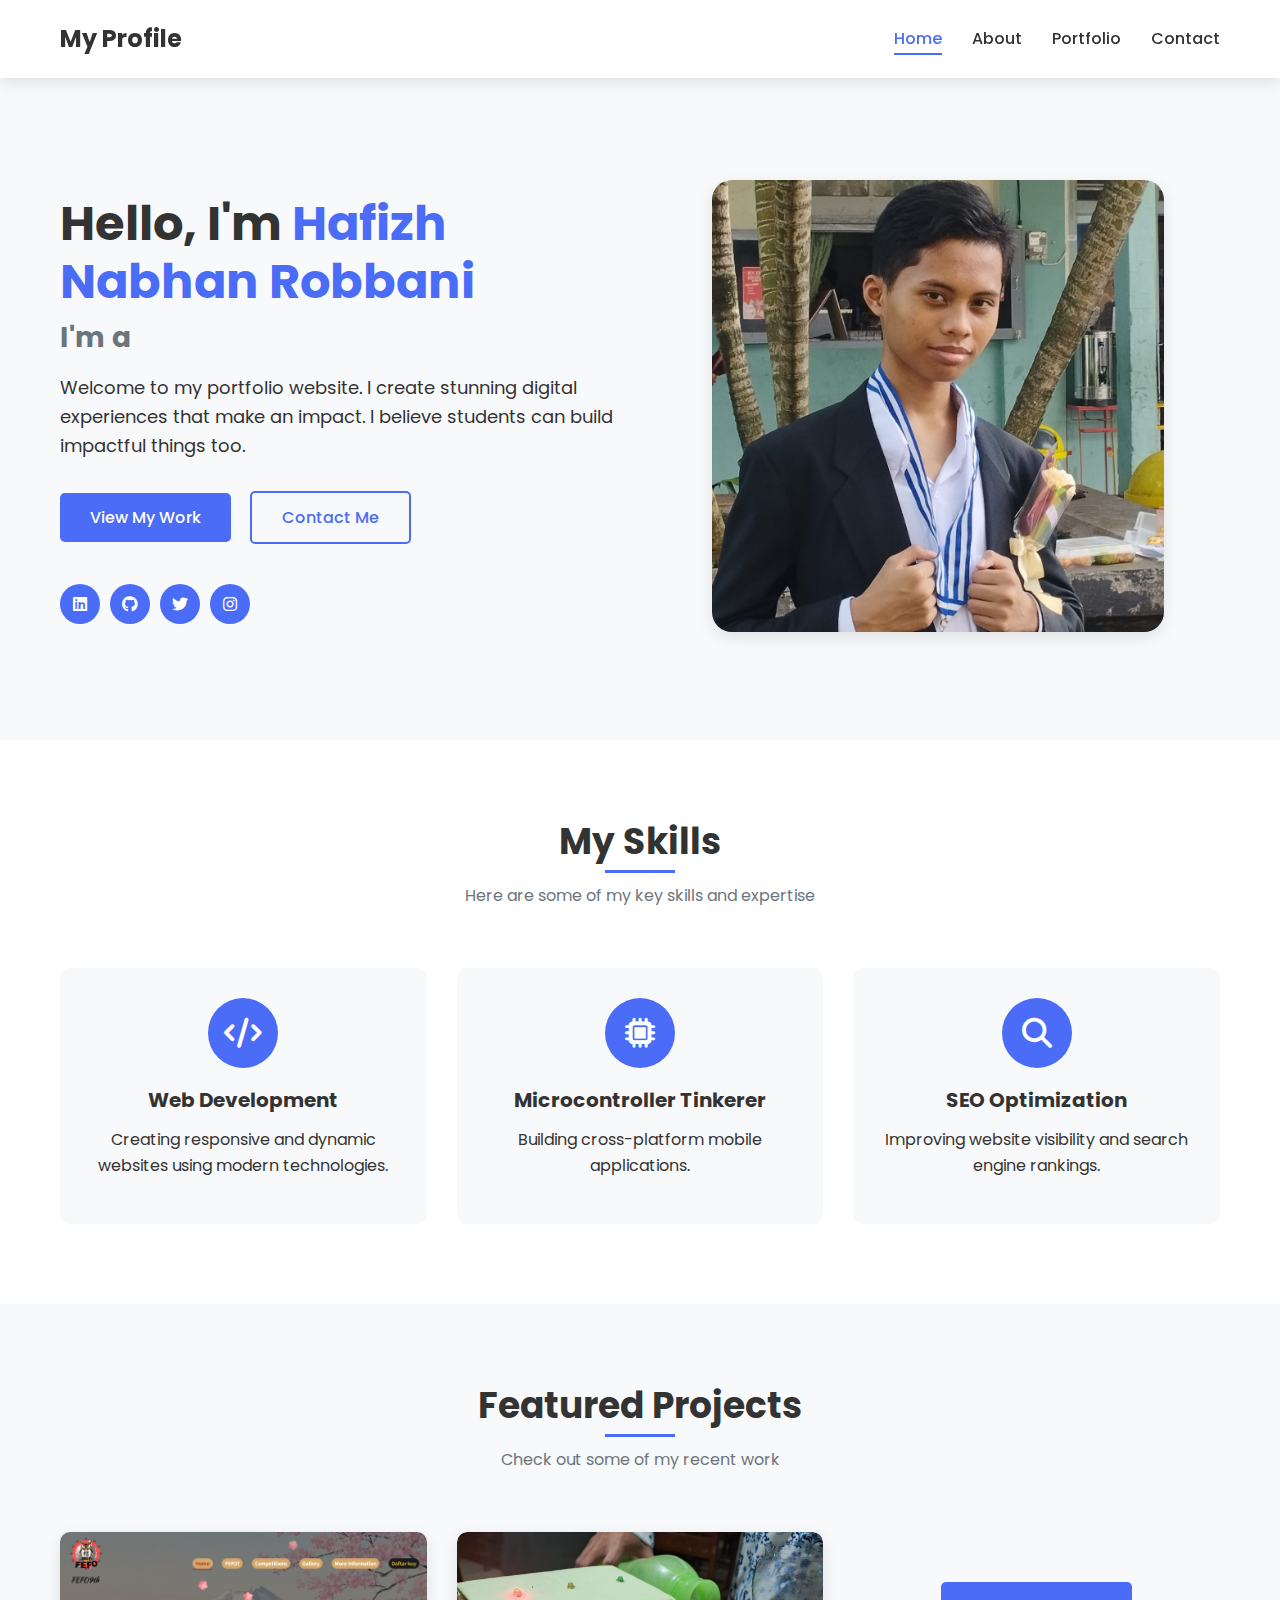
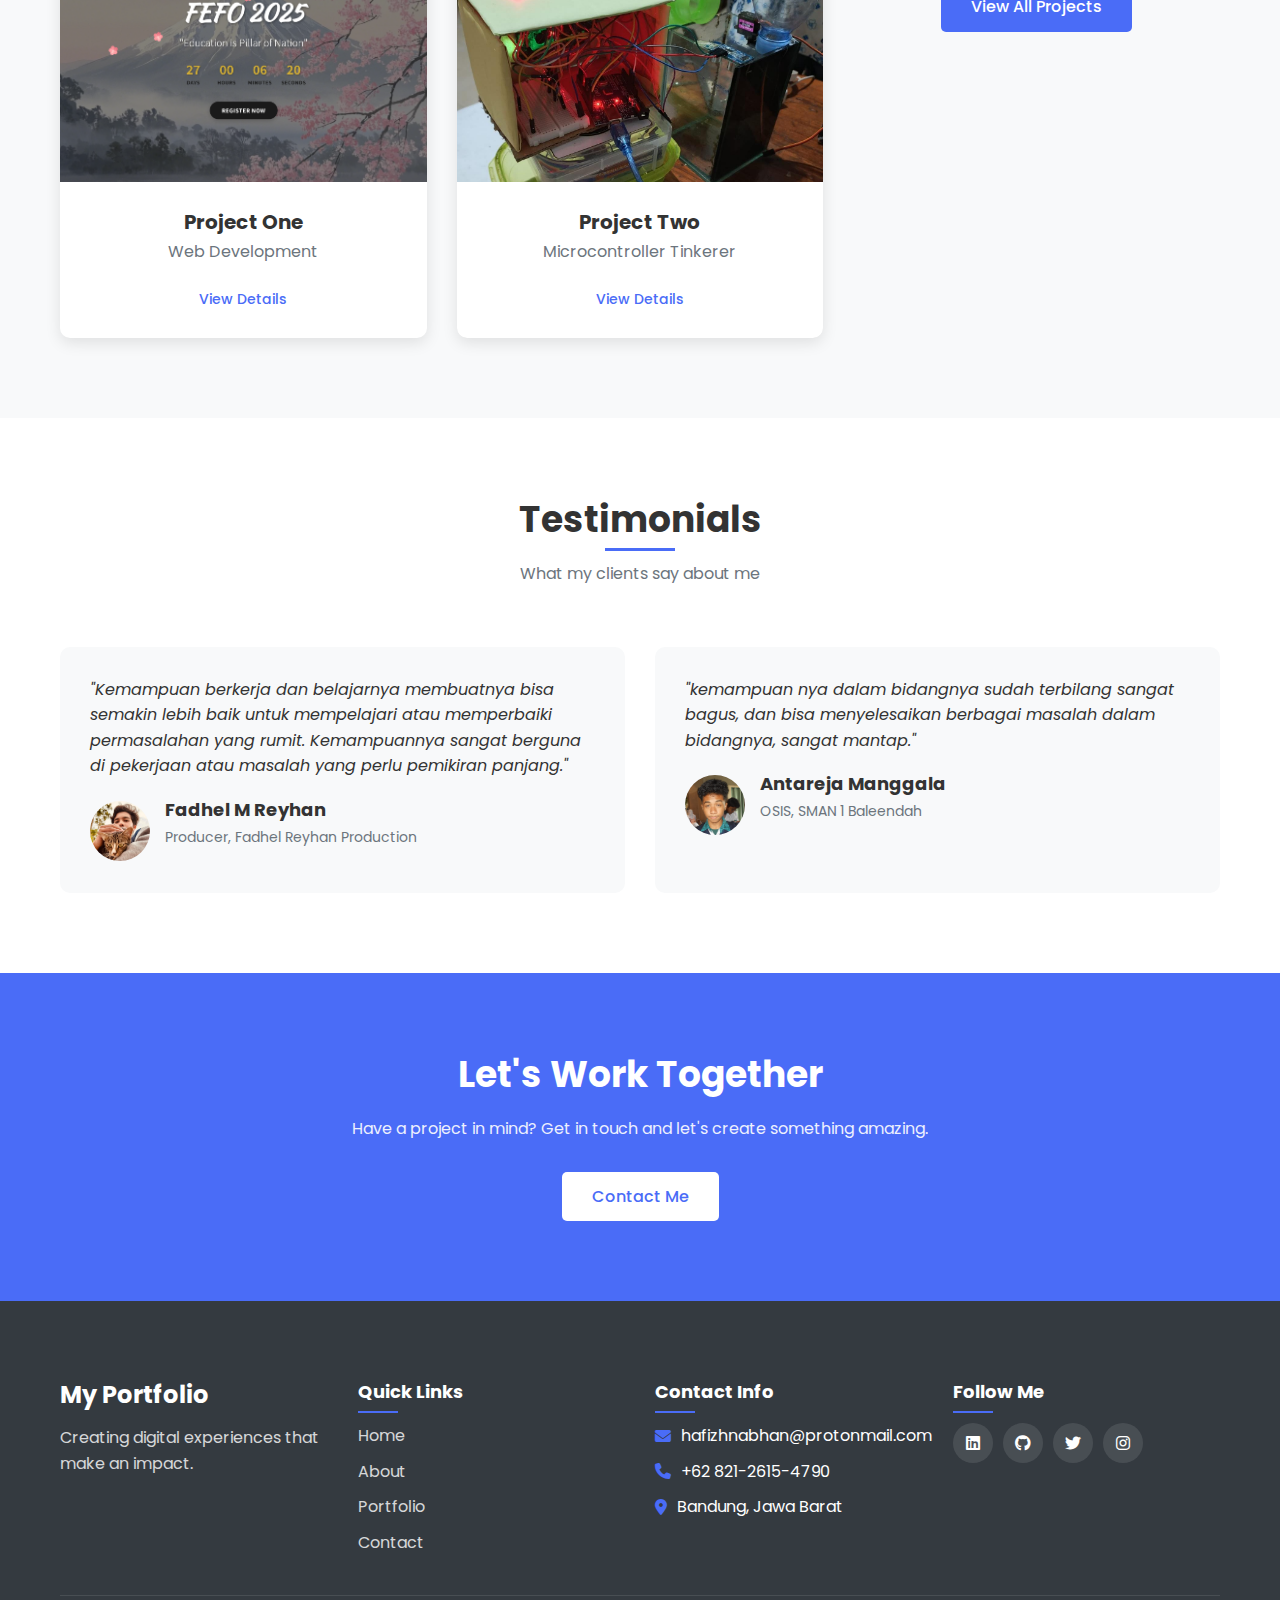
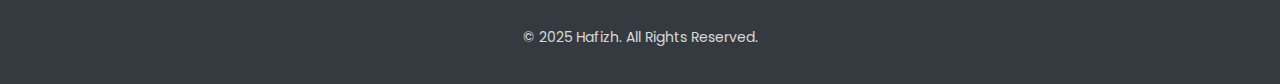
<file: index.html>
<!DOCTYPE html>
<html lang="en">
<head>
    <meta charset="UTF-8">
    <meta name="viewport" content="width=device-width, initial-scale=1.0">
    <title>My Portfolio</title>
    <link rel="stylesheet" href="src/assets/css/styles.css">
    <!-- Font Awesome for icons -->
    <link rel="stylesheet" href="https://cdnjs.cloudflare.com/ajax/libs/font-awesome/6.4.0/css/all.min.css">
    <!-- Google Fonts -->
    <link href="https://fonts.googleapis.com/css2?family=Poppins:wght@300;400;500;600;700&display=swap" rel="stylesheet">
</head>
<body>
    <!-- Header Section -->
    <header>
        <div class="container">
            <nav class="navbar">
                <div class="logo">
                    <a href="index.html">My Profile</a>
                </div>
                <ul class="nav-menu">
                    <li class="nav-item"><a href="index.html" class="nav-link active">Home</a></li>
                    <li class="nav-item"><a href="src/pages/about.html" class="nav-link">About</a></li>
                    <li class="nav-item"><a href="src/pages/portfolio.html" class="nav-link">Portfolio</a></li>
                    <!-- <li class="nav-item"><a href="src/pages/blog.html" class="nav-link">Blog</a></li> -->
                    <li class="nav-item"><a href="src/pages/contact.html" class="nav-link">Contact</a></li>
                </ul>
                <div class="hamburger">
                    <span class="bar"></span>
                    <span class="bar"></span>
                    <span class="bar"></span>
                </div>
            </nav>
        </div>
    </header>

    <!-- Hero Section -->
    <section class="hero">
        <div class="container">
            <div class="hero-content">
                <div class="hero-text">
                    <h1>Hello, I'm <span class="highlight">Hafizh Nabhan Robbani</span></h1>
                    <h2>I'm a <span class="typing" data-rotate="Student, Web Developer, Learner"></span></h2>
                    <p>Welcome to my portfolio website. I create stunning digital experiences that make an impact. I believe students can build impactful things too.</p>
                    <div class="hero-btns">
                        <a href="src/pages/portfolio.html" class="btn btn-primary">View My Work</a>
                        <a href="src/pages/contact.html" class="btn btn-secondary">Contact Me</a>
                    </div>
                    <div class="social-icons">
                        <a href="https://www.linkedin.com/in/hafizh-nabhan/" target="_blank"><i class="fab fa-linkedin"></i></a>
                        <a href="https://github.com/fissya" target="_blank"><i class="fab fa-github"></i></a>
                        <a href="https://x.com/HafizhNabhan" target="_blank"><i class="fab fa-twitter"></i></a>
                        <a href="https://www.instagram.com/hfizzhnr/" target="_blank"><i class="fab fa-instagram"></i></a>
                    </div>
                </div>
                <div class="hero-image">
                    <img src="src/assets/images/me.jpg" alt="Me">
                </div>
            </div>
        </div>
    </section>

    <!-- Skills Section -->
    <section class="skills" id="skills">
        <div class="container">
            <div class="section-header">
                <h2>My Skills</h2>
                <p>Here are some of my key skills and expertise</p>
            </div>
            <div class="skills-container">
                <div class="skill-card">
                    <div class="skill-icon">
                        <i class="fas fa-code"></i>
                    </div>
                    <h3>Web Development</h3>
                    <p>Creating responsive and dynamic websites using modern technologies.</p>
                </div>
                <!-- <div class="skill-card">
                    <div class="skill-icon">
                        <i class="fas fa-palette"></i>
                    </div>
                    <h3>UI/UX Design</h3>
                    <p>Designing intuitive and visually appealing user interfaces.</p>
                </div> -->
                <div class="skill-card">
                    <div class="skill-icon">
                        <i class="fa-solid fa-microchip"></i>
                    </div>
                    <h3>Microcontroller Tinkerer</h3>
                    <p>Building cross-platform mobile applications.</p>
                </div>
                <div class="skill-card">
                    <div class="skill-icon">
                        <i class="fas fa-search"></i>
                    </div>
                    <h3>SEO Optimization</h3>
                    <p>Improving website visibility and search engine rankings.</p>
                </div>
            </div>
        </div>
    </section>

    <!-- Featured Projects Section -->
    <section class="featured-projects" id="featured-projects">
        <div class="container">
            <div class="section-header">
                <h2>Featured Projects</h2>
                <p>Check out some of my recent work</p>
            </div>
            <div class="projects-container">
                <div class="project-card">
                    <div class="project-img">
                        <img src="src/assets/images/fefo.png" alt="Project 1">
                    </div>
                    <div class="project-info">
                        <h3>Project One</h3>
                        <p>Web Development</p>
                        <a href="src/pages/portfolio.html#project1" class="btn btn-sm">View Details</a>
                    </div>
                </div>
                <div class="project-card">
                    <!-- <div class="project-img">
                        <img src="src/assets/images/project2-placeholder.jpg" alt="Project 2">
                    </div>
                    <div class="project-info">
                        <h3>Project Two</h3>
                        <p>UI/UX Design</p>
                        <a href="src/pages/portfolio.html#project2" class="btn btn-sm">View Details</a>
                    </div>
                </div> -->
                <div class="project-card">
                    <div class="project-img">
                        <img src="src/assets/images/arduinopkn.jpg" alt="Project 2">
                    </div>
                    <div class="project-info">
                        <h3>Project Two</h3>
                        <p>Microcontroller Tinkerer</p>
                        <a href="src/pages/portfolio.html#project2" class="btn btn-sm">View Details</a>
                    </div>
                </div>
            </div>
            <div class="view-all">
                <a href="src/pages/portfolio.html" class="btn btn-primary">View All Projects</a>
            </div>
        </div>
    </section>

    <!-- Testimonials Section -->
    <section class="testimonials" id="testimonials">
        <div class="container">
            <div class="section-header">
                <h2>Testimonials</h2>
                <p>What my clients say about me</p>
            </div>
            <div class="testimonials-container">
                <div class="testimonial-card">
                    <div class="testimonial-text">
                        <p>"Kemampuan berkerja dan belajarnya membuatnya bisa semakin lebih baik untuk mempelajari atau memperbaiki permasalahan yang rumit. Kemampuannya sangat berguna di pekerjaan atau masalah yang perlu pemikiran panjang."</p>
                    </div>
                    <div class="testimonial-author">
                        <img src="src/assets/images/fadhel.png" alt="Client 1">
                        <div class="author-info">
                            <h4>Fadhel M Reyhan</h4>
                            <p>Producer, Fadhel Reyhan Production</p>
                        </div>
                    </div>
                </div>
                <div class="testimonial-card">
                    <div class="testimonial-text">
                        <p>"kemampuan nya dalam bidangnya sudah terbilang sangat bagus, dan bisa menyelesaikan berbagai masalah dalam bidangnya, sangat mantap."</p>
                    </div>
                    <div class="testimonial-author">
                        <img src="src/assets/images/gala.jpg" alt="Client 2">
                        <div class="author-info">
                            <h4>Antareja Manggala</h4>
                            <p>OSIS, SMAN 1 Baleendah</p>
                        </div>
                    </div>
                </div>
            </div>
        </div>
    </section>

    <!-- Contact CTA Section -->
    <section class="contact-cta">
        <div class="container">
            <div class="cta-content">
                <h2>Let's Work Together</h2>
                <p>Have a project in mind? Get in touch and let's create something amazing.</p>
                <a href="src/pages/contact.html" class="btn btn-primary">Contact Me</a>
            </div>
        </div>
    </section>

    <!-- Footer -->
    <footer>
        <div class="container">
            <div class="footer-content">
                <div class="footer-logo">
                    <h3>My Portfolio</h3>
                    <p>Creating digital experiences that make an impact.</p>
                </div>
                <div class="footer-links">
                    <h4>Quick Links</h4>
                    <ul>
                        <li><a href="index.html">Home</a></li>
                        <li><a href="src/pages/about.html">About</a></li>
                        <li><a href="src/pages/portfolio.html">Portfolio</a></li>
                        <!-- <li><a href="src/pages/blog.html">Blog</a></li> -->
                        <li><a href="src/pages/contact.html">Contact</a></li>
                    </ul>
                </div>
                <div class="footer-contact">
                    <h4>Contact Info</h4>
                    <ul>
                        <li><i class="fas fa-envelope"></i> hafizhnabhan@protonmail.com</li>
                        <li><i class="fas fa-phone"></i> +62 821-2615-4790</li>
                        <li><i class="fas fa-map-marker-alt"></i> Bandung, Jawa Barat</li>
                    </ul>
                </div>
                <div class="footer-social">
                    <h4>Follow Me</h4>
                    <div class="social-icons">
                        <a href="https://www.linkedin.com/in/hafizh-nabhan/" target="_blank"><i class="fab fa-linkedin"></i></a>
                        <a href="https://github.com/fissya" target="_blank"><i class="fab fa-github"></i></a>
                        <a href="https://x.com/HafizhNabhan" target="_blank"><i class="fab fa-twitter"></i></a>
                        <a href="https://www.instagram.com/hfizzhnr/" target="_blank"><i class="fab fa-instagram"></i></a>
                    </div>
                </div>
            </div>
            <div class="footer-bottom">
                <p>&copy; 2025 Hafizh. All Rights Reserved.</p>
            </div>
        </div>
    </footer>

    <!-- JavaScript -->
    <script src="src/assets/js/main.js"></script>
</body>
</html>
</file>
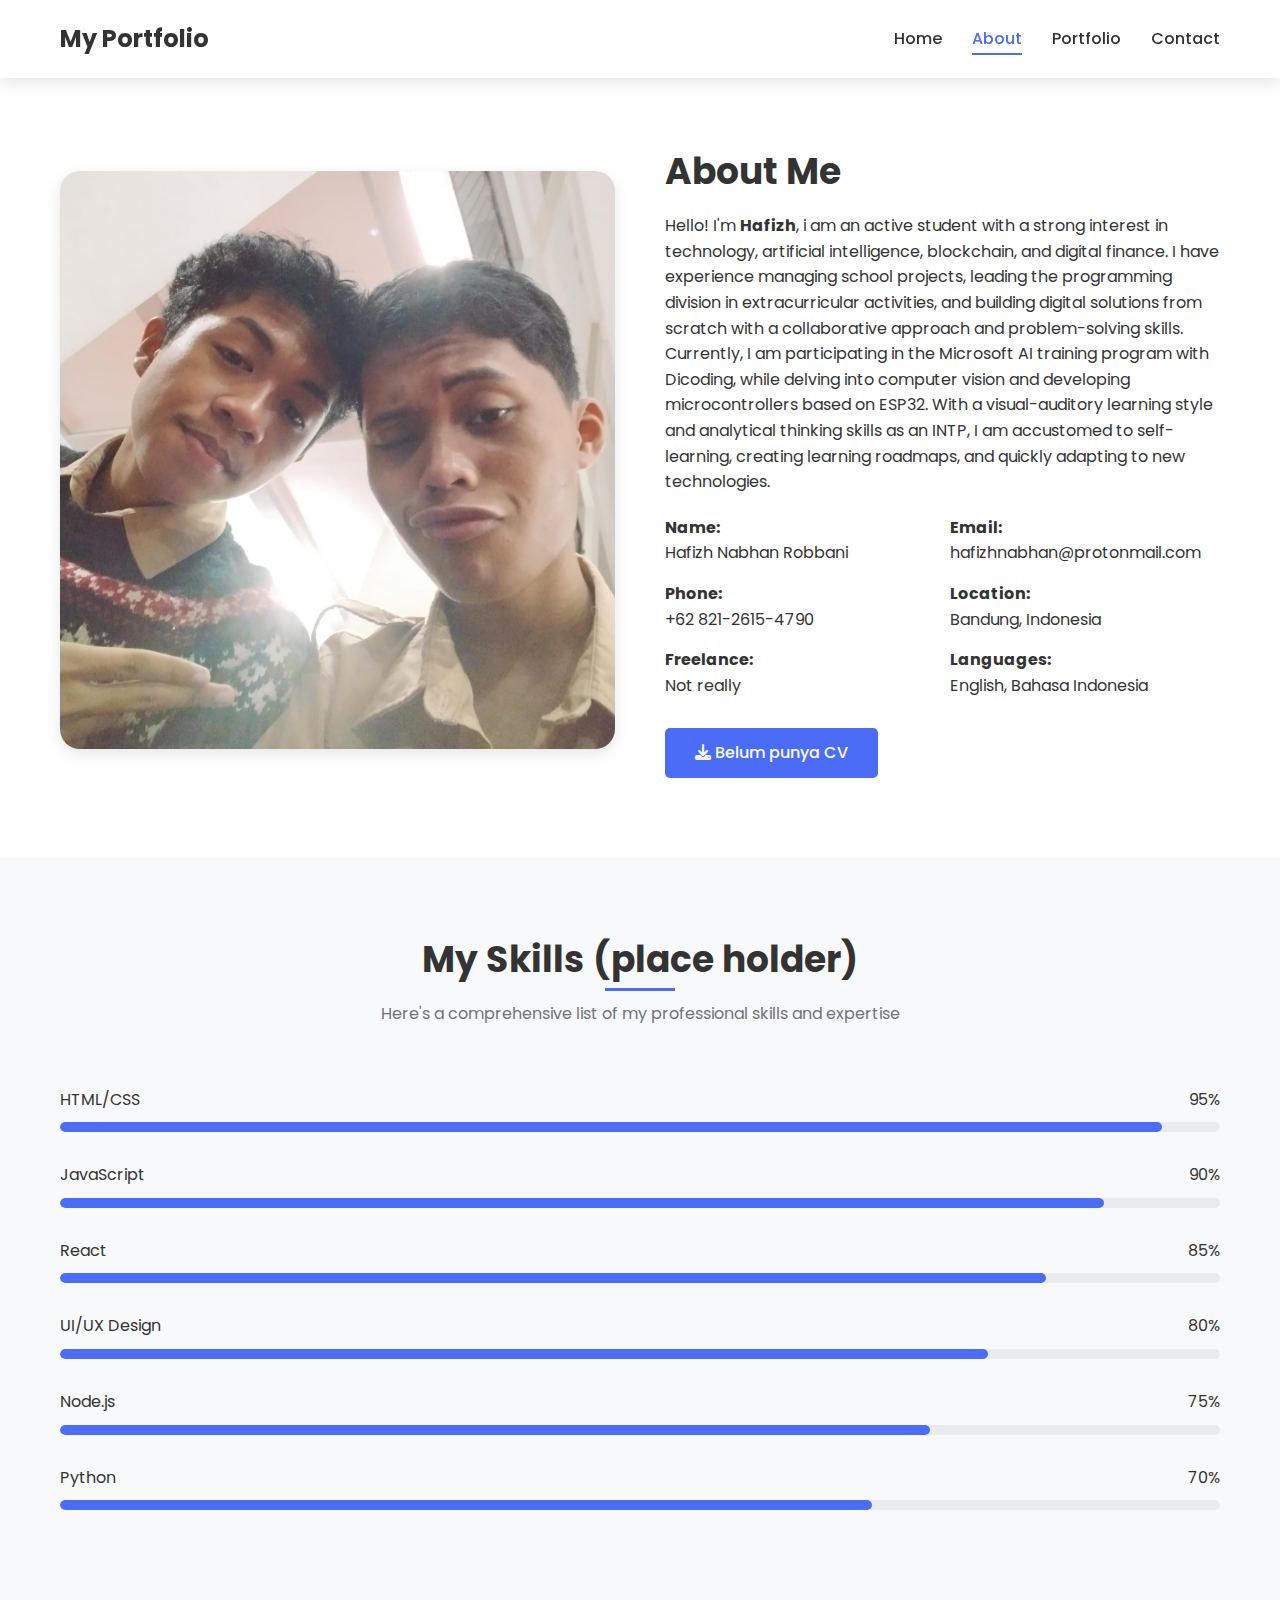
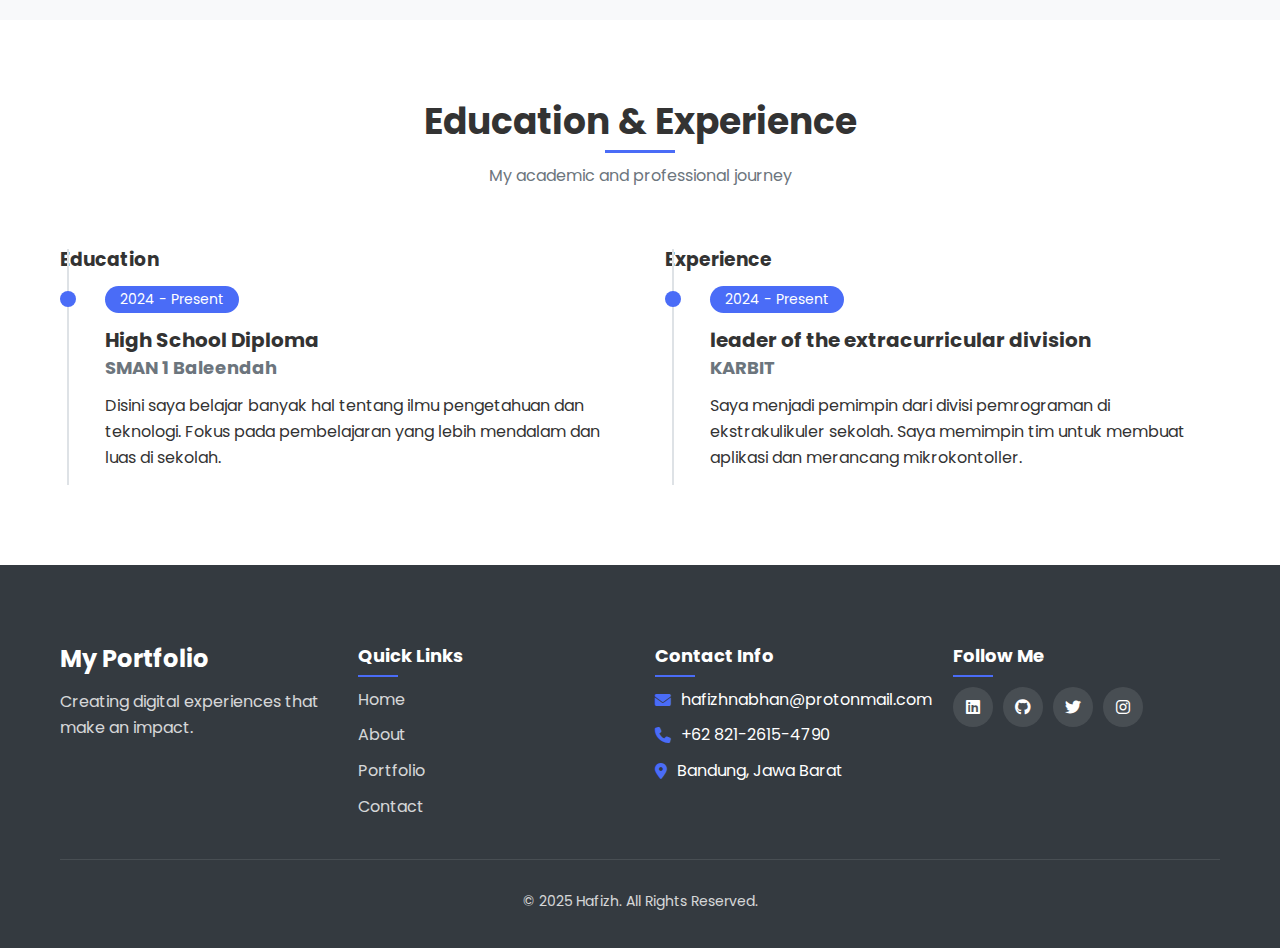
<file: src/pages/about.html>
<!DOCTYPE html>
<html lang="en">
<head>
    <meta charset="UTF-8">
    <meta name="viewport" content="width=device-width, initial-scale=1.0">
    <title>About Me - My Portfolio</title>
    <link rel="stylesheet" href="../assets/css/styles.css">
    <!-- Font Awesome for icons -->
    <link rel="stylesheet" href="https://cdnjs.cloudflare.com/ajax/libs/font-awesome/6.4.0/css/all.min.css">
    <!-- Google Fonts -->
    <link href="https://fonts.googleapis.com/css2?family=Poppins:wght@300;400;500;600;700&display=swap" rel="stylesheet">
    <style>
        /* Additional styles specific to the About page */
        .about-section {
            padding: 150px 0 80px;
        }
        
        .about-content {
            display: flex;
            flex-wrap: wrap;
            align-items: center;
            gap: 50px;
        }
        
        .about-image {
            flex: 1;
            min-width: 300px;
        }
        
        .about-image img {
            border-radius: 20px;
            box-shadow: var(--box-shadow);
        }
        
        .about-text {
            flex: 1;
            min-width: 300px;
        }
        
        .about-text h2 {
            font-size: 36px;
            margin-bottom: 20px;
        }
        
        .about-text p {
            margin-bottom: 20px;
        }
        
        .personal-info {
            display: grid;
            grid-template-columns: repeat(2, 1fr);
            gap: 15px;
            margin-bottom: 30px;
        }
        
        .info-item {
            display: grid;
        }
        
        .info-item strong {
            min-width: 120px;
            display: inline-block;
        }
        
        .download-cv {
            margin-top: 30px;
        }
        
        .skills-section {
            padding: 80px 0;
            background-color: var(--light-gray);
        }
        
        .skill-bars {
            margin-top: 50px;
        }
        
        .skill-bar {
            margin-bottom: 30px;
        }
        
        .skill-info {
            display: flex;
            justify-content: space-between;
            margin-bottom: 10px;
        }
        
        .progress-bar {
            width: 100%;
            height: 10px;
            background-color: #e9ecef;
            border-radius: 5px;
            overflow: hidden;
        }
        
        .progress {
            height: 100%;
            background-color: var(--primary-color);
            border-radius: 5px;
        }
        
        .education-experience {
            padding: 80px 0;
        }
        
        .timeline-container {
            display: grid;
            grid-template-columns: 1fr 1fr;
            gap: 50px;
            margin-top: 50px;
        }
        
        .timeline {
            position: relative;
        }
        
        .timeline::before {
            content: '';
            position: absolute;
            width: 2px;
            height: 100%;
            background-color: var(--border-color);
            left: 0;
            transform: translateX(7px);
        }
        
        .timeline-item {
            padding-left: 45px;
            position: relative;
            margin-bottom: 40px;
        }
        
        .timeline-item:last-child {
            margin-bottom: 0;
        }
        
        .timeline-item::before {
            content: '';
            position: absolute;
            width: 16px;
            height: 16px;
            border-radius: 50%;
            background-color: var(--primary-color);
            left: 0;
            top: 5px;
        }
        
        .timeline-item h3 {
            font-size: 20px;
            margin-bottom: 5px;
        }
        
        .timeline-item .year {
            display: inline-block;
            padding: 2px 15px;
            background-color: var(--primary-color);
            color: white;
            border-radius: 20px;
            font-size: 14px;
            margin-bottom: 15px;
        }
        
        .timeline-item h4 {
            font-size: 18px;
            color: var(--secondary-color);
            margin-bottom: 15px;
        }
        
        @media (max-width: 991px) {
            .about-content {
                flex-direction: column;
                text-align: center;
            }
            
            .personal-info {
                grid-template-columns: 1fr;
            }
            
            .info-item {
                justify-content: center;
            }
        }
        
        @media (max-width: 768px) {
            .timeline-container {
                grid-template-columns: 1fr;
            }
        }
    </style>
</head>
<body>
    <!-- Header Section -->
    <header>
        <div class="container">
            <nav class="navbar">
                <div class="logo">
                    <a href="../../index.html">My Portfolio</a>
                </div>
                <ul class="nav-menu">
                    <li class="nav-item"><a href="../../index.html" class="nav-link">Home</a></li>
                    <li class="nav-item"><a href="about.html" class="nav-link active">About</a></li>
                    <li class="nav-item"><a href="portfolio.html" class="nav-link">Portfolio</a></li>
                    <!-- <li class="nav-item"><a href="blog.html" class="nav-link">Blog</a></li> -->
                    <li class="nav-item"><a href="contact.html" class="nav-link">Contact</a></li>
                </ul>
                <div class="hamburger">
                    <span class="bar"></span>
                    <span class="bar"></span>
                    <span class="bar"></span>
                </div>
            </nav>
        </div>
    </header>

    <!-- About Section -->
    <section class="about-section">
        <div class="container">
            <div class="about-content">
                <div class="about-image">
                    <img src="../assets/images/profile.jpg" alt="About Me">
                </div>
                <div class="about-text">
                    <h2>About Me</h2>
                    <p>Hello! I'm <strong>Hafizh</strong>, i am an active student with a strong interest in technology, artificial intelligence, blockchain, and digital finance. I have experience managing school projects, leading the programming division in extracurricular activities, and building digital solutions from scratch with a collaborative approach and problem-solving skills. Currently, I am participating in the Microsoft AI training program with Dicoding, while delving into computer vision and developing microcontrollers based on ESP32. With a visual-auditory learning style and analytical thinking skills as an INTP, I am accustomed to self-learning, creating learning roadmaps, and quickly adapting to new technologies.</p>
                    <div class="personal-info">
                        <div class="info-item">
                            <strong>Name:</strong> <span>Hafizh Nabhan Robbani</span>
                        </div>
                        <div class="info-item">
                            <strong>Email:</strong> <span>hafizhnabhan@protonmail.com</span>
                        </div>
                        <div class="info-item">
                            <strong>Phone:</strong> <span>+62 821-2615-4790</span>
                        </div>
                        <div class="info-item">
                            <strong>Location:</strong> <span>Bandung, Indonesia</span>
                        </div>
                        <div class="info-item">
                            <strong>Freelance:</strong> <span>Not really</span>
                        </div>
                        <div class="info-item">
                            <strong>Languages:</strong> <span>English, Bahasa Indonesia</span>
                        </div>
                    </div>
                    <div class="download-cv">
                        <a href="#" class="btn btn-primary"><i class="fas fa-download"></i> Belum punya CV</a>
                    </div>
                </div>
            </div>
        </div>
    </section>

    <!-- Skills Section -->
    <section class="skills-section">
        <div class="container">
            <div class="section-header">
                <h2>My Skills (place holder)</h2>
                <p>Here's a comprehensive list of my professional skills and expertise</p>
            </div>
            <div class="skill-bars">
                <div class="skill-bar">
                    <div class="skill-info">
                        <span>HTML/CSS</span>
                        <span>95%</span>
                    </div>
                    <div class="progress-bar">
                        <div class="progress" style="width: 95%;"></div>
                    </div>
                </div>
                <div class="skill-bar">
                    <div class="skill-info">
                        <span>JavaScript</span>
                        <span>90%</span>
                    </div>
                    <div class="progress-bar">
                        <div class="progress" style="width: 90%;"></div>
                    </div>
                </div>
                <div class="skill-bar">
                    <div class="skill-info">
                        <span>React</span>
                        <span>85%</span>
                    </div>
                    <div class="progress-bar">
                        <div class="progress" style="width: 85%;"></div>
                    </div>
                </div>
                <div class="skill-bar">
                    <div class="skill-info">
                        <span>UI/UX Design</span>
                        <span>80%</span>
                    </div>
                    <div class="progress-bar">
                        <div class="progress" style="width: 80%;"></div>
                    </div>
                </div>
                <div class="skill-bar">
                    <div class="skill-info">
                        <span>Node.js</span>
                        <span>75%</span>
                    </div>
                    <div class="progress-bar">
                        <div class="progress" style="width: 75%;"></div>
                    </div>
                </div>
                <div class="skill-bar">
                    <div class="skill-info">
                        <span>Python</span>
                        <span>70%</span>
                    </div>
                    <div class="progress-bar">
                        <div class="progress" style="width: 70%;"></div>
                    </div>
                </div>
            </div>
        </div>
    </section>

    <!-- Education & Experience Section -->
    <section class="education-experience">
        <div class="container">
            <div class="section-header">
                <h2>Education & Experience</h2>
                <p>My academic and professional journey</p>
            </div>
            <div class="timeline-container">
                <div class="timeline">
                    <h3>Education</h3>
                    <!-- <div class="timeline-item">
                        <span class="year">2024 - 2027</span>
                        <h3>High School Diploma</h3>
                        <h4>SMAN 1 Baleendah</h4>
                        <p>Lorem ipsum dolor sit amet, consectetur adipiscing elit. Quisque scelerisque diam non nisi semper, et elementum lorem ornare.</p>
                    </div>
                    <div class="timeline-item">
                        <span class="year">2014 - 2018</span>
                        <h3>Bachelor's Degree</h3>
                        <h4>University Name</h4>
                        <p>Lorem ipsum dolor sit amet, consectetur adipiscing elit. Quisque scelerisque diam non nisi semper, et elementum lorem ornare.</p>
                    </div> -->
                    <div class="timeline-item">
                        <span class="year">2024 - Present</span>
                        <h3>High School Diploma</h3>
                        <h4>SMAN 1 Baleendah</h4>
                        <p>Disini saya belajar banyak hal tentang ilmu pengetahuan dan teknologi. Fokus pada pembelajaran yang lebih mendalam dan luas di sekolah.</p>
                    </div>
                </div>
                <div class="timeline">
                    <h3>Experience</h3>
                    <div class="timeline-item">
                        <span class="year">2024 - Present</span>
                        <h3>leader of the extracurricular division</h3>
                        <h4>KARBIT</h4>
                        <p>Saya menjadi pemimpin dari divisi pemrograman di ekstrakulikuler sekolah. Saya memimpin tim untuk membuat aplikasi dan merancang mikrokontoller.</p>
                    <!-- </div>
                    <div class="timeline-item">
                        <span class="year">2018 - 2020</span>
                        <h3>Web Developer</h3>
                        <h4>Company Name</h4>
                        <p>Lorem ipsum dolor sit amet, consectetur adipiscing elit. Quisque scelerisque diam non nisi semper, et elementum lorem ornare.</p>
                    </div>
                    <div class="timeline-item">
                        <span class="year">2016 - 2018</span>
                        <h3>Junior Developer</h3>
                        <h4>Company Name</h4>
                        <p>Lorem ipsum dolor sit amet, consectetur adipiscing elit. Quisque scelerisque diam non nisi semper, et elementum lorem ornare.</p>
                    </div> -->
                </div>
            </div>
        </div>
    </section>

    <!-- Footer -->
    <footer>
        <div class="container">
            <div class="footer-content">
                <div class="footer-logo">
                    <h3>My Portfolio</h3>
                    <p>Creating digital experiences that make an impact.</p>
                </div>
                <div class="footer-links">
                    <h4>Quick Links</h4>
                    <ul>
                        <li><a href="index.html">Home</a></li>
                        <li><a href="src/pages/about.html">About</a></li>
                        <li><a href="src/pages/portfolio.html">Portfolio</a></li>
                        <!-- <li><a href="src/pages/blog.html">Blog</a></li> -->
                        <li><a href="src/pages/contact.html">Contact</a></li>
                    </ul>
                </div>
                <div class="footer-contact">
                    <h4>Contact Info</h4>
                    <ul>
                        <li><i class="fas fa-envelope"></i> hafizhnabhan@protonmail.com</li>
                        <li><i class="fas fa-phone"></i> +62 821-2615-4790</li>
                        <li><i class="fas fa-map-marker-alt"></i> Bandung, Jawa Barat</li>
                    </ul>
                </div>
                <div class="footer-social">
                    <h4>Follow Me</h4>
                    <div class="social-icons">
                        <a href="https://www.linkedin.com/in/hafizh-nabhan/" target="_blank"><i class="fab fa-linkedin"></i></a>
                        <a href="https://github.com/fissya" target="_blank"><i class="fab fa-github"></i></a>
                        <a href="https://x.com/HafizhNabhan" target="_blank"><i class="fab fa-twitter"></i></a>
                        <a href="https://www.instagram.com/hfizzhnr/" target="_blank"><i class="fab fa-instagram"></i></a>
                    </div>
                </div>
            </div>
            <div class="footer-bottom">
                <p>&copy; 2025 Hafizh. All Rights Reserved.</p>
            </div>
        </div>
    </footer>

    <!-- JavaScript -->
    <script src="../assets/js/main.js"></script>
</body>
</html>
</file>
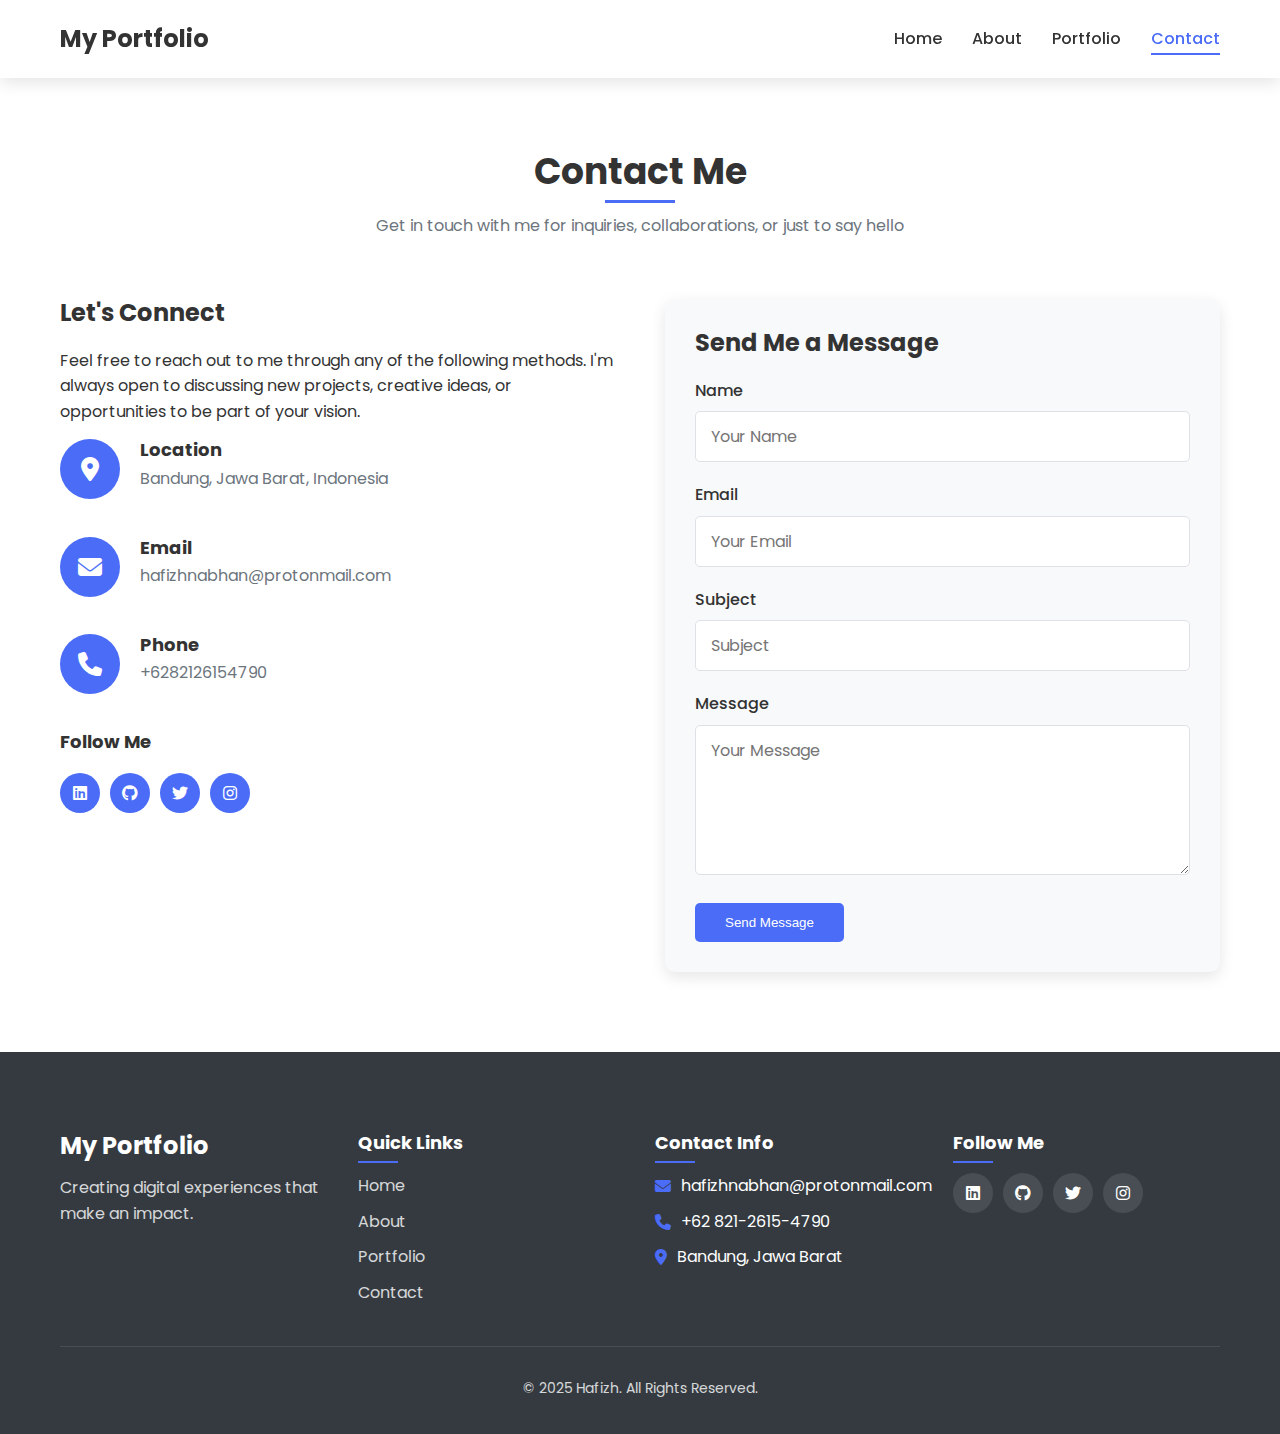
<file: src/pages/contact.html>
<!DOCTYPE html>
<html lang="en">
<head>
    <meta charset="UTF-8">
    <meta name="viewport" content="width=device-width, initial-scale=1.0">
    <title>Contact - My Portfolio</title>
    <link rel="stylesheet" href="../assets/css/styles.css">
    <!-- Font Awesome for icons -->
    <link rel="stylesheet" href="https://cdnjs.cloudflare.com/ajax/libs/font-awesome/6.4.0/css/all.min.css">
    <!-- Google Fonts -->
    <link href="https://fonts.googleapis.com/css2?family=Poppins:wght@300;400;500;600;700&display=swap" rel="stylesheet">
    <style>
        /* Additional styles specific to the Contact page */
        .contact-section {
            padding: 150px 0 80px;
        }
        
        .contact-container {
            display: grid;
            grid-template-columns: repeat(auto-fit, minmax(300px, 1fr));
            gap: 50px;
        }
        
        .contact-info {
            margin-bottom: 30px;
        }
        
        .contact-info h3 {
            font-size: 24px;
            margin-bottom: 20px;
        }
        
        .contact-info-item {
            display: flex;
            align-items: flex-start;
            margin-bottom: 30px;
        }
        
        .contact-info-icon {
            width: 60px;
            height: 60px;
            background-color: var(--primary-color);
            color: white;
            border-radius: 50%;
            display: flex;
            align-items: center;
            justify-content: center;
            font-size: 24px;
            margin-right: 20px;
            flex-shrink: 0;
        }
        
        .contact-info-content h4 {
            font-size: 18px;
            margin-bottom: 5px;
        }
        
        .contact-info-content p, .contact-info-content a {
            color: var(--secondary-color);
            transition: var(--transition);
        }
        
        .contact-info-content a:hover {
            color: var(--primary-color);
        }
        
        .contact-social {
            margin-top: 30px;
        }
        
        .contact-social h4 {
            font-size: 18px;
            margin-bottom: 20px;
        }
        
        .form-container {
            background-color: var(--light-gray);
            padding: 30px;
            border-radius: 10px;
            box-shadow: var(--box-shadow);
        }
        
        .form-container h3 {
            font-size: 24px;
            margin-bottom: 20px;
        }
        
        .form-control {
            margin-bottom: 20px;
            position: relative;
        }
        
        .form-control label {
            display: block;
            margin-bottom: 8px;
            font-weight: 500;
        }
        
        .form-control input, .form-control textarea {
            width: 100%;
            padding: 12px 15px;
            border: 1px solid var(--border-color);
            border-radius: 5px;
            font-family: 'Poppins', sans-serif;
            font-size: 16px;
            transition: var(--transition);
        }
        
        .form-control input:focus, .form-control textarea:focus {
            border-color: var(--primary-color);
            outline: none;
        }
        
        .form-control textarea {
            min-height: 150px;
            resize: vertical;
        }
        
        .form-control.error input, .form-control.error textarea {
            border-color: #dc3545;
        }
        
        .error-message {
            color: #dc3545;
            font-size: 14px;
            margin-top: 5px;
        }
        
        .success-message {
            text-align: center;
            padding: 30px;
        }
        
        .success-message i {
            font-size: 60px;
            color: var(--success-color);
            margin-bottom: 20px;
        }
        
        .success-message h3 {
            font-size: 24px;
            margin-bottom: 15px;
        }
        
        .map-container {
            margin-top: 80px;
            height: 400px;
            border-radius: 10px;
            overflow: hidden;
            box-shadow: var(--box-shadow);
        }
        
        .map-container iframe {
            width: 100%;
            height: 100%;
            border: 0;
        }
        
        @media (max-width: 768px) {
            .contact-container {
                grid-template-columns: 1fr;
            }
        }
    </style>
</head>
<body>
    <!-- Header Section -->
    <header>
        <div class="container">
            <nav class="navbar">
                <div class="logo">
                    <a href="../../index.html">My Portfolio</a>
                </div>
                <ul class="nav-menu">
                    <li class="nav-item"><a href="../../index.html" class="nav-link">Home</a></li>
                    <li class="nav-item"><a href="about.html" class="nav-link">About</a></li>
                    <li class="nav-item"><a href="portfolio.html" class="nav-link">Portfolio</a></li>
                    <!-- <li class="nav-item"><a href="blog.html" class="nav-link">Blog</a></li> -->
                    <li class="nav-item"><a href="contact.html" class="nav-link active">Contact</a></li>
                </ul>
                <div class="hamburger">
                    <span class="bar"></span>
                    <span class="bar"></span>
                    <span class="bar"></span>
                </div>
            </nav>
        </div>
    </header>


    <!-- Contact Section -->
    <section class="contact-section">
        <div class="container">
            <div class="section-header">
                <h2>Contact Me</h2>
                <p>Get in touch with me for inquiries, collaborations, or just to say hello</p>
            </div>
            
            <div class="contact-container">
                <div class="contact-info">
                    <h3>Let's Connect</h3>
                    <p>Feel free to reach out to me through any of the following methods. I'm always open to discussing new projects, creative ideas, or opportunities to be part of your vision.</p>
                    
                    <div class="contact-info-item">
                        <div class="contact-info-icon">
                            <i class="fas fa-map-marker-alt"></i>
                        </div>
                        <div class="contact-info-content">
                            <h4>Location</h4>
                            <p>Bandung, Jawa Barat, Indonesia</p>
                        </div>
                    </div>
                    
                    <div class="contact-info-item">
                        <div class="contact-info-icon">
                            <i class="fas fa-envelope"></i>
                        </div>
                        <div class="contact-info-content">
                            <h4>Email</h4>
                            <p><a href="mailto:hafizhnabhan@protonmain.com">hafizhnabhan@protonmail.com</a></p>
                        </div>
                    </div>
                    
                    <div class="contact-info-item">
                        <div class="contact-info-icon">
                            <i class="fas fa-phone"></i>
                        </div>
                        <div class="contact-info-content">
                            <h4>Phone</h4>
                            <p><a href="tel:+6282126154790">+6282126154790</a></p>
                        </div>
                    </div>
                    
                    <div class="contact-social">
                        <h4>Follow Me</h4>
                        <div class="social-icons">
                            <a href="https://www.linkedin.com/in/hafizh-nabhan/" target="_blank"><i class="fab fa-linkedin"></i></a>
                            <a href="https://github.com/fissya" target="_blank"><i class="fab fa-github"></i></a>
                            <a href="https://x.com/HafizhNabhan" target="_blank"><i class="fab fa-twitter"></i></a>
                            <a href="https://www.instagram.com/hfizzhnr/" target="_blank"><i class="fab fa-instagram"></i></a>
                        </div>
                    </div>
                </div>
                
                <div class="form-container">
                    <h3>Send Me a Message</h3>
                    <form id="contact-form">
                        <div class="form-control">
                            <label for="name">Name</label>
                            <input type="text" id="name" placeholder="Your Name">
                        </div>
                        
                        <div class="form-control">
                            <label for="email">Email</label>
                            <input type="email" id="email" placeholder="Your Email">
                        </div>
                        
                        <div class="form-control">
                            <label for="subject">Subject</label>
                            <input type="text" id="subject" placeholder="Subject">
                        </div>
                        
                        <div class="form-control">
                            <label for="message">Message</label>
                            <textarea id="message" placeholder="Your Message"></textarea>
                        </div>
                        
                        <button type="submit" class="btn btn-primary">Send Message</button>
                    </form>
                </div>
            </div>
            
            <!-- Map Section -->
            <!-- <div class="map-container">
                <iframe src="https://www.google.com/maps/embed?pb=!1m18!1m12!1m3!1d387193.3059445135!2d-74.25986548248684!3d40.69714941932609!2m3!1f0!2f0!3f0!3m2!1i1024!2i768!4f13.1!3m3!1m2!1s0x89c24fa5d33f083b%3A0xc80b8f06e177fe62!2sNew%20York%2C%20NY%2C%20USA!5e0!3m2!1sen!2s!4v1617734782952!5m2!1sen!2s" allowfullscreen="" loading="lazy"></iframe>
            </div> -->
        </div>
    </section>

    <!-- Footer -->
    <footer>
        <div class="container">
            <div class="footer-content">
                <div class="footer-logo">
                    <h3>My Portfolio</h3>
                    <p>Creating digital experiences that make an impact.</p>
                </div>
                <div class="footer-links">
                    <h4>Quick Links</h4>
                    <ul>
                        <li><a href="index.html">Home</a></li>
                        <li><a href="src/pages/about.html">About</a></li>
                        <li><a href="src/pages/portfolio.html">Portfolio</a></li>
                        <!-- <li><a href="src/pages/blog.html">Blog</a></li> -->
                        <li><a href="src/pages/contact.html">Contact</a></li>
                    </ul>
                </div>
                <div class="footer-contact">
                    <h4>Contact Info</h4>
                    <ul>
                        <li><i class="fas fa-envelope"></i> hafizhnabhan@protonmail.com</li>
                        <li><i class="fas fa-phone"></i> +62 821-2615-4790</li>
                        <li><i class="fas fa-map-marker-alt"></i> Bandung, Jawa Barat</li>
                    </ul>
                </div>
                <div class="footer-social">
                    <h4>Follow Me</h4>
                    <div class="social-icons">
                        <a href="https://www.linkedin.com/in/hafizh-nabhan/" target="_blank"><i class="fab fa-linkedin"></i></a>
                        <a href="https://github.com/fissya" target="_blank"><i class="fab fa-github"></i></a>
                        <a href="https://x.com/HafizhNabhan" target="_blank"><i class="fab fa-twitter"></i></a>
                        <a href="https://www.instagram.com/hfizzhnr/" target="_blank"><i class="fab fa-instagram"></i></a>
                    </div>
                </div>
            </div>
            <div class="footer-bottom">
                <p>&copy; 2025 Hafizh. All Rights Reserved.</p>
            </div>
        </div>
    </footer>

    <!-- JavaScript -->
    <script src="../assets/js/main.js"></script>
</body>
</html>
</file>
<file: src/assets/css/styles.css>
/* Global Styles */
:root {
    --primary-color: #4a6cf7;
    --secondary-color: #6c757d;
    --background-color: #ffffff;
    --text-color: #333333;
    --light-gray: #f8f9fa;
    --dark-gray: #343a40;
    --success-color: #28a745;
    --border-color: #dee2e6;
    --box-shadow: 0 5px 15px rgba(0, 0, 0, 0.1);
    --transition: all 0.3s ease-in-out;
}

* {
    margin: 0;
    padding: 0;
    box-sizing: border-box;
}

html {
    scroll-behavior: smooth;
}

body {
    font-family: 'Poppins', sans-serif;
    line-height: 1.6;
    color: var(--text-color);
    background-color: var(--background-color);
}

.container {
    width: 100%;
    max-width: 1200px;
    margin: 0 auto;
    padding: 0 20px;
}

section {
    padding: 80px 0;
}

h1, h2, h3, h4, h5, h6 {
    font-weight: 700;
    line-height: 1.2;
    margin-bottom: 15px;
}

p {
    margin-bottom: 15px;
}

img {
    max-width: 100%;
    height: auto;
}

a {
    text-decoration: none;
    color: var(--primary-color);
    transition: var(--transition);
}

a:hover {
    color: #2a4cd7;
}

.btn {
    display: inline-block;
    padding: 12px 30px;
    border-radius: 5px;
    font-weight: 500;
    text-align: center;
    cursor: pointer;
    transition: var(--transition);
    border: none;
}

.btn-sm {
    padding: 8px 20px;
    font-size: 14px;
}

.btn-primary {
    background-color: var(--primary-color);
    color: white;
}

.btn-primary:hover {
    background-color: #2a4cd7;
    color: white;
}

.btn-secondary {
    background-color: transparent;
    color: var(--primary-color);
    border: 2px solid var(--primary-color);
}

.btn-secondary:hover {
    background-color: var(--primary-color);
    color: white;
}

.section-header {
    text-align: center;
    margin-bottom: 60px;
}

.section-header h2 {
    font-size: 36px;
    position: relative;
    display: inline-block;
    margin-bottom: 20px;
}

.section-header h2::after {
    content: '';
    position: absolute;
    width: 70px;
    height: 3px;
    background-color: var(--primary-color);
    bottom: -10px;
    left: 50%;
    transform: translateX(-50%);
}

.section-header p {
    color: var(--secondary-color);
    max-width: 600px;
    margin: 0 auto;
}

.highlight {
    color: var(--primary-color);
}

/* Header Styles */
header {
    position: fixed;
    top: 0;
    left: 0;
    width: 100%;
    z-index: 1000;
    background-color: var(--background-color);
    box-shadow: var(--box-shadow);
    transition: var(--transition);
}

.navbar {
    display: flex;
    justify-content: space-between;
    align-items: center;
    padding: 20px 0;
}

.logo a {
    font-size: 24px;
    font-weight: 700;
    color: var(--text-color);
}

.nav-menu {
    display: flex;
    list-style: none;
}

.nav-item {
    margin-left: 30px;
}

.nav-link {
    font-weight: 500;
    color: var(--text-color);
    position: relative;
}

.nav-link:hover, .nav-link.active {
    color: var(--primary-color);
}

.nav-link::after {
    content: '';
    position: absolute;
    width: 0;
    height: 2px;
    background-color: var(--primary-color);
    bottom: -5px;
    left: 0;
    transition: var(--transition);
}

.nav-link:hover::after, .nav-link.active::after {
    width: 100%;
}

.hamburger {
    display: none;
    cursor: pointer;
}

.bar {
    display: block;
    width: 25px;
    height: 3px;
    margin: 5px auto;
    background-color: var(--text-color);
    transition: var(--transition);
}

/* Hero Section */
.hero {
    padding: 180px 0 100px;
    background-color: var(--light-gray);
}

.hero-content {
    display: flex;
    align-items: center;
    justify-content: space-between;
}

.hero-text {
    flex: 1;
    padding-right: 30px;
}

.hero-text h1 {
    font-size: 48px;
    margin-bottom: 10px;
}

.hero-text h2 {
    font-size: 28px;
    color: var(--secondary-color);
    margin-bottom: 20px;
}

.hero-text p {
    font-size: 18px;
    margin-bottom: 30px;
}

.hero-btns {
    margin-bottom: 30px;
}

.hero-btns .btn {
    margin-right: 15px;
    margin-bottom: 10px;
}

.social-icons {
    display: flex;
}

.social-icons a {
    display: flex;
    align-items: center;
    justify-content: center;
    width: 40px;
    height: 40px;
    border-radius: 50%;
    background-color: var(--primary-color);
    color: white;
    margin-right: 10px;
    transition: var(--transition);
}

.social-icons a:hover {
    background-color: #2a4cd7;
    transform: translateY(-3px);
}

.hero-image {
    flex: 1;
    text-align: center;
}

.hero-image img {
    max-width: 80%;
    border-radius: 20px;
    box-shadow: var(--box-shadow);
}

/* Skills Section */
.skills {
    background-color: var(--background-color);
}

.skills-container {
    display: grid;
    grid-template-columns: repeat(auto-fit, minmax(250px, 1fr));
    gap: 30px;
}

.skill-card {
    background-color: var(--light-gray);
    padding: 30px;
    border-radius: 10px;
    text-align: center;
    transition: var(--transition);
}

.skill-card:hover {
    transform: translateY(-10px);
    box-shadow: var(--box-shadow);
}

.skill-icon {
    width: 70px;
    height: 70px;
    display: flex;
    align-items: center;
    justify-content: center;
    background-color: var(--primary-color);
    color: white;
    font-size: 30px;
    border-radius: 50%;
    margin: 0 auto 20px;
}

.skill-card h3 {
    font-size: 20px;
    margin-bottom: 15px;
}

/* Featured Projects Section */
.featured-projects {
    background-color: var(--light-gray);
}

.projects-container {
    display: grid;
    grid-template-columns: repeat(auto-fit, minmax(300px, 1fr));
    gap: 30px;
}

.project-card {
    background-color: var(--background-color);
    border-radius: 10px;
    overflow: hidden;
    box-shadow: var(--box-shadow);
    transition: var(--transition);
}

.project-card:hover {
    transform: translateY(-10px);
}

.project-img {
    position: relative;
    overflow: hidden;
}

.project-img img {
    width: 100%;
    height: 250px;
    object-fit: cover;
    transition: var(--transition);
}

.project-card:hover .project-img img {
    transform: scale(1.1);
}

.project-info {
    padding: 20px;
    text-align: center;
}

.project-info h3 {
    font-size: 20px;
    margin-bottom: 5px;
}

.project-info p {
    color: var(--secondary-color);
    margin-bottom: 15px;
}

.view-all {
    text-align: center;
    margin-top: 50px;
}

/* Testimonials Section */
.testimonials {
    background-color: var(--background-color);
}

.testimonials-container {
    display: grid;
    grid-template-columns: repeat(auto-fit, minmax(300px, 1fr));
    gap: 30px;
}

.testimonial-card {
    background-color: var(--light-gray);
    padding: 30px;
    border-radius: 10px;
    position: relative;
    transition: var(--transition);
}

.testimonial-card:hover {
    transform: translateY(-10px);
    box-shadow: var(--box-shadow);
}

.testimonial-text {
    margin-bottom: 20px;
}

.testimonial-text p {
    font-style: italic;
}

.testimonial-author {
    display: flex;
    align-items: center;
}

.testimonial-author img {
    width: 60px;
    height: 60px;
    border-radius: 50%;
    object-fit: cover;
    margin-right: 15px;
}

.author-info h4 {
    font-size: 18px;
    margin-bottom: 5px;
}

.author-info p {
    color: var(--secondary-color);
    font-size: 14px;
}

/* Contact CTA Section */
.contact-cta {
    background-color: var(--primary-color);
    color: white;
    text-align: center;
    padding: 80px 0;
}

.cta-content h2 {
    font-size: 36px;
    margin-bottom: 20px;
}

.cta-content p {
    max-width: 600px;
    margin: 0 auto 30px;
    opacity: 0.9;
}

.contact-cta .btn-primary {
    background-color: white;
    color: var(--primary-color);
}

.contact-cta .btn-primary:hover {
    background-color: var(--light-gray);
}

/* Footer */
footer {
    background-color: var(--dark-gray);
    color: white;
    padding: 80px 0 20px;
}

.footer-content {
    display: grid;
    grid-template-columns: repeat(auto-fit, minmax(200px, 1fr));
    gap: 30px;
    margin-bottom: 30px;
}

.footer-logo h3 {
    font-size: 24px;
    margin-bottom: 15px;
}

.footer-logo p {
    opacity: 0.8;
}

.footer-links h4, .footer-contact h4, .footer-social h4 {
    font-size: 18px;
    margin-bottom: 20px;
    position: relative;
}

.footer-links h4::after, .footer-contact h4::after, .footer-social h4::after {
    content: '';
    position: absolute;
    width: 40px;
    height: 2px;
    background-color: var(--primary-color);
    bottom: -10px;
    left: 0;
}

.footer-links ul, .footer-contact ul {
    list-style: none;
}

.footer-links li, .footer-contact li {
    margin-bottom: 10px;
}

.footer-links a {
    color: white;
    opacity: 0.8;
    transition: var(--transition);
}

.footer-links a:hover {
    opacity: 1;
    color: var(--primary-color);
}

.footer-contact li {
    display: flex;
    align-items: center;
}

.footer-contact li i {
    margin-right: 10px;
    color: var(--primary-color);
}

.footer-social .social-icons {
    margin-top: 20px;
}

.footer-social .social-icons a {
    background-color: rgba(255, 255, 255, 0.1);
}

.footer-social .social-icons a:hover {
    background-color: var(--primary-color);
}

.footer-bottom {
    text-align: center;
    padding-top: 30px;
    border-top: 1px solid rgba(255, 255, 255, 0.1);
}

.footer-bottom p {
    opacity: 0.8;
    font-size: 14px;
}

/* Responsive Styles */
@media (max-width: 991px) {
    .hero-content {
        flex-direction: column;
        text-align: center;
    }

    .hero-text {
        padding-right: 0;
        margin-bottom: 50px;
    }

    .social-icons {
        justify-content: center;
    }
}

@media (max-width: 768px) {
    section {
        padding: 60px 0;
    }

    .hamburger {
        display: block;
    }

    .hamburger.active .bar:nth-child(2) {
        opacity: 0;
    }

    .hamburger.active .bar:nth-child(1) {
        transform: translateY(8px) rotate(45deg);
    }

    .hamburger.active .bar:nth-child(3) {
        transform: translateY(-8px) rotate(-45deg);
    }

    .nav-menu {
        position: fixed;
        left: -100%;
        top: 70px;
        gap: 0;
        flex-direction: column;
        background-color: var(--background-color);
        width: 100%;
        text-align: center;
        transition: 0.3s;
        box-shadow: 0 10px 15px rgba(0, 0, 0, 0.1);
    }

    .nav-item {
        margin: 0;
        padding: 15px 0;
    }

    .nav-menu.active {
        left: 0;
    }

    .hero {
        padding: 150px 0 80px;
    }

    .hero-text h1 {
        font-size: 36px;
    }

    .hero-text h2 {
        font-size: 24px;
    }

    .section-header h2 {
        font-size: 30px;
    }
}

@media (max-width: 576px) {
    .hero-text h1 {
        font-size: 30px;
    }

    .hero-text h2 {
        font-size: 20px;
    }

    .hero-text p {
        font-size: 16px;
    }

    .section-header h2 {
        font-size: 26px;
    }
}
</file>
